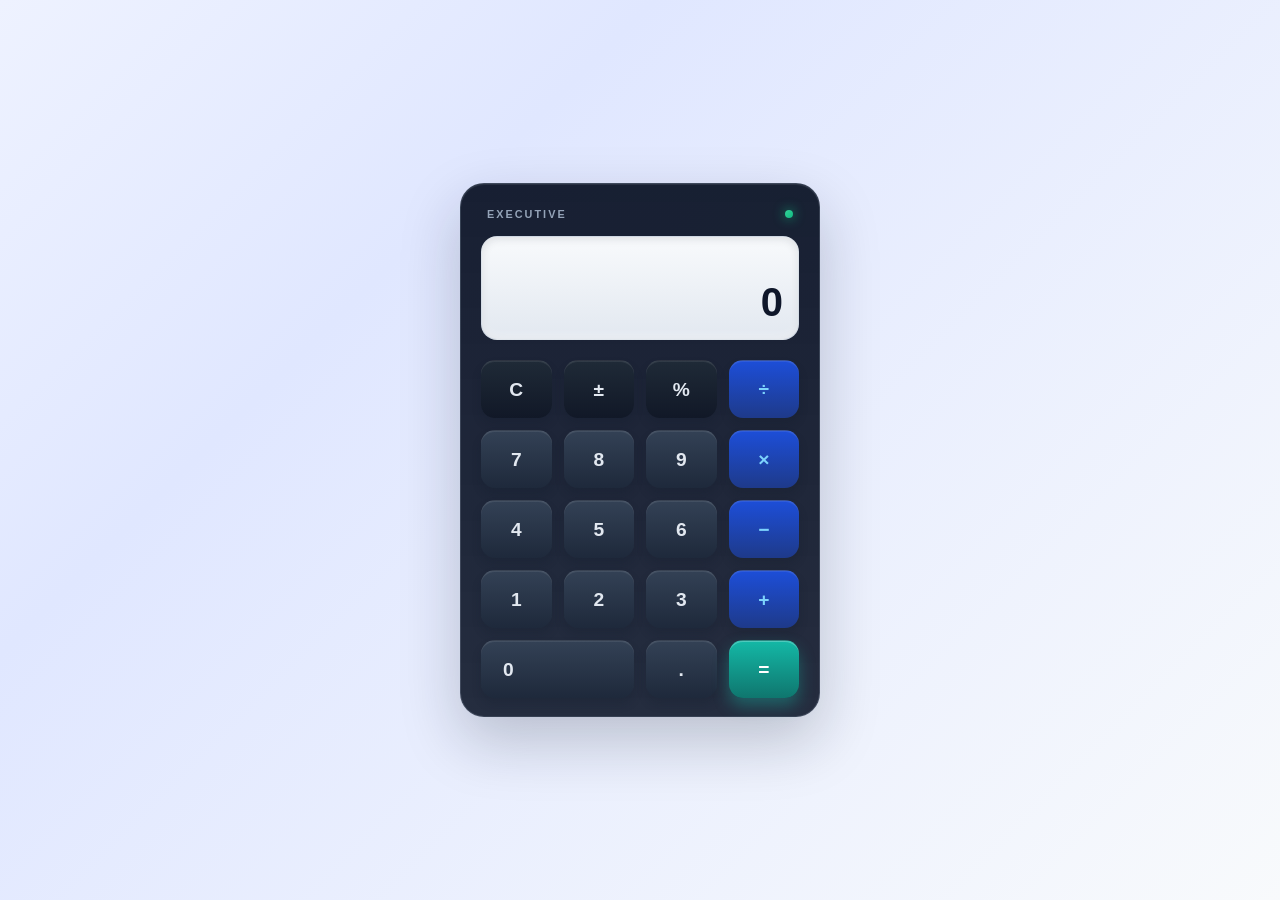
<file: labtask1-calculator/index.html>
<!DOCTYPE html>
<html lang="en">
<head>
  <meta charset="UTF-8" />
  <meta name="viewport" content="width=device-width, initial-scale=1.0"/>
  <title>Professional Executive Calculator</title>
  <link rel="stylesheet" href="style.css" />
</head>
<body>

  <div class="calculator">
    <!-- Header Badge -->
    <div class="calc-header">
      <span class="brand-title">EXECUTIVE</span>
      <span class="status-indicator"></span>
    </div>

    <!-- Display Screen -->
    <div class="display">
      <div class="previous-operand"></div>
      <div class="current-operand">0</div>
    </div>

    <!-- Keypad Grid -->
    <div class="keypad">
      <button class="btn btn-function">C</button>
      <button class="btn btn-function">±</button>
      <button class="btn btn-function">%</button>
      <button class="btn btn-operator">÷</button>

      <button class="btn">7</button>
      <button class="btn">8</button>
      <button class="btn">9</button>
      <button class="btn btn-operator">×</button>

      <button class="btn">4</button>
      <button class="btn">5</button>
      <button class="btn">6</button>
      <button class="btn btn-operator">−</button>

      <button class="btn">1</button>
      <button class="btn">2</button>
      <button class="btn">3</button>
      <button class="btn btn-operator">+</button>

      <button class="btn btn-zero">0</button>
      <button class="btn">.</button>
      <button class="btn btn-equals">=</button>
    </div>
  </div>

</body>
</html>
</file>
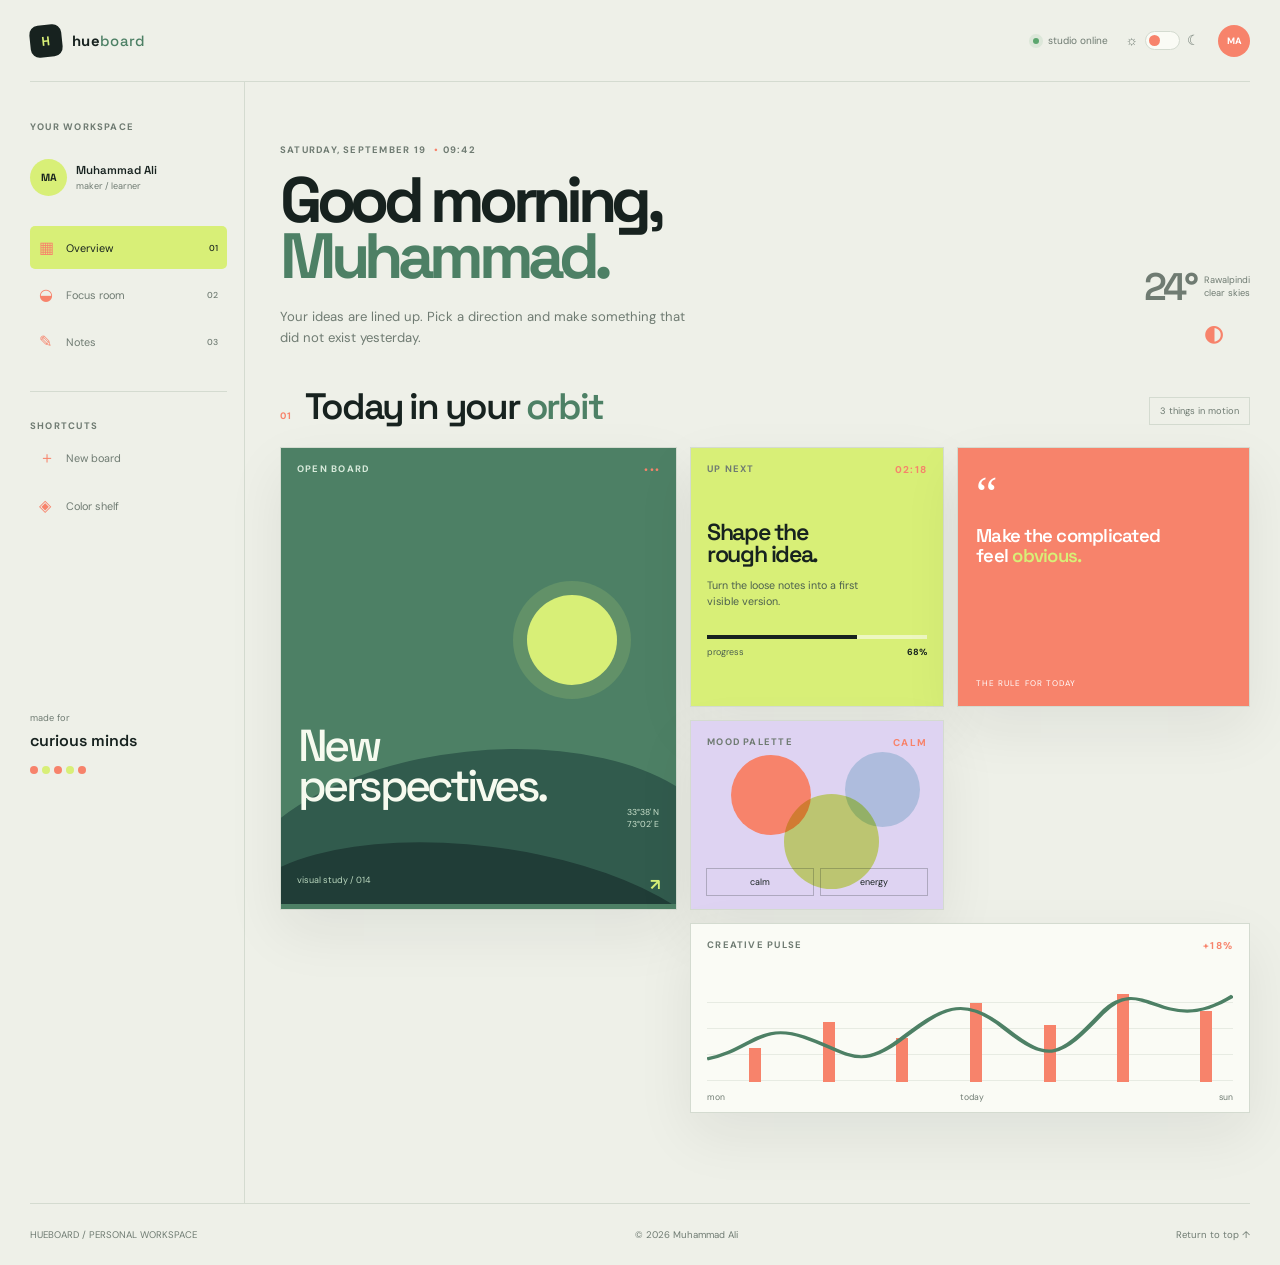
<file: Lab2/interestingUI/index.html>
<!DOCTYPE html>
<html lang="en">
<head>
    <meta charset="UTF-8">
    <meta name="viewport" content="width=device-width, initial-scale=1.0">
    <meta name="description" content="Hueboard, a CSS-only creative command center by Muhammad Ali.">
    <title>Hueboard | Muhammad Ali</title>
    <link rel="preconnect" href="https://fonts.googleapis.com">
    <link rel="preconnect" href="https://fonts.gstatic.com" crossorigin>
    <link href="https://fonts.googleapis.com/css2?family=DM+Sans:wght@400;500;600;700&family=Space+Grotesk:wght@500;600;700&display=swap" rel="stylesheet">
    <link rel="stylesheet" href="style.css">
</head>
<body>
    <input class="theme-check" id="theme-check" type="checkbox" aria-label="Toggle night mode">
    <input class="view-check" id="view-grid" name="view" type="radio" checked>
    <input class="view-check" id="view-focus" name="view" type="radio">
    <input class="view-check" id="view-notes" name="view" type="radio">
    <input class="mood-check" id="mood-calm" name="mood" type="radio" checked>
    <input class="mood-check" id="mood-energy" name="mood" type="radio">
    <div class="app">
        <header class="topbar"><a class="wordmark" href="#top"><span class="mark">H</span><span>hue<b>board</b></span></a><div class="top-meta"><span class="status"><i></i> studio online</span><label class="theme-button" for="theme-check"><span>☼</span><b></b><span>☾</span></label><span class="avatar">MA</span></div></header>
        <div class="workspace" id="top">
            <aside class="command-rail"><div class="rail-caption">Your workspace</div><div class="user-card"><div class="user-face">MA</div><div><strong>Muhammad Ali</strong><small>maker / learner</small></div></div><nav class="side-nav" aria-label="Workspace views"><label for="view-grid" class="selected"><span>▦</span> Overview <b>01</b></label><label for="view-focus"><span>◒</span> Focus room <b>02</b></label><label for="view-notes"><span>✎</span> Notes <b>03</b></label></nav><div class="rail-divider"></div><div class="rail-caption">Shortcuts</div><a class="rail-link" href="#canvas"><span>＋</span> New board</a><a class="rail-link" href="#palette"><span>◈</span> Color shelf</a><div class="rail-bottom"><span>made for</span><strong>curious minds</strong><div class="mini-dots"><i></i><i></i><i></i><i></i><i></i></div></div></aside>
            <main class="content"><section class="welcome"><div><p class="overline">Saturday, September 19 <span>•</span> 09:42</p><h1>Good morning,<br><em>Muhammad.</em></h1><p class="welcome-copy">Your ideas are lined up. Pick a direction and make something that did not exist yesterday.</p></div><div class="weather"><span>24°</span><small>Rawalpindi<br>clear skies</small><b>◐</b></div></section><section class="view-tabs" aria-label="Workspace views"><label for="view-grid">Overview</label><label for="view-focus">Focus room</label><label for="view-notes">Notes</label></section>
                <section class="view-panel overview-panel"><div class="section-bar"><div><span class="section-number">01</span><h2>Today in your <em>orbit</em></h2></div><span class="date-pill">3 things in motion</span></div><div class="board-grid" id="canvas"><article class="board-card primary-board"><div class="card-chrome"><span>OPEN BOARD</span><b>•••</b></div><div class="board-visual"><div class="sun-disc"></div><div class="terrain terrain-back"></div><div class="terrain terrain-front"></div><span class="board-coordinate">33°38' N<br>73°02' E</span><strong>New<br>perspectives.</strong></div><div class="board-footer"><span>visual study / 014</span><b>↗</b></div></article><article class="board-card task-board"><div class="card-chrome"><span>UP NEXT</span><b>02:18</b></div><h3>Shape the<br>rough idea.</h3><p>Turn the loose notes into a first visible version.</p><div class="task-meter"><i></i></div><div class="task-foot"><span>progress</span><b>68%</b></div></article><article class="board-card quote-board"><span class="quote-mark">“</span><p>Make the complicated<br>feel <em>obvious.</em></p><small>THE RULE FOR TODAY</small></article><article class="board-card palette-board" id="palette"><div class="card-chrome"><span>MOOD PALETTE</span><b>calm</b></div><div class="palette-orb orb-one"></div><div class="palette-orb orb-two"></div><div class="palette-orb orb-three"></div><div class="mood-controls"><label for="mood-calm">calm</label><label for="mood-energy">energy</label></div></article><article class="board-card graph-board"><div class="card-chrome"><span>CREATIVE PULSE</span><b>+18%</b></div><div class="graph"><i></i><i></i><i></i><i></i><i></i><i></i><i></i><svg viewBox="0 0 300 100" preserveAspectRatio="none" aria-hidden="true"><path d="M0,78 C25,70 30,43 55,57 S86,90 110,60 S145,16 170,49 S201,77 225,35 S260,60 300,18"></path></svg></div><div class="graph-labels"><span>mon</span><span>today</span><span>sun</span></div></article></div></section>
                <section class="view-panel focus-panel"><div class="focus-layout"><div><span class="section-number">02</span><h2>Clear desk.<br><em>Clear mind.</em></h2><p>One room for the work that deserves your whole attention.</p></div><div class="timer"><div><strong>42</strong><small>MINUTES<br>REMAINING</small></div><span>focus session / 03</span></div><div class="focus-list"><label><input type="checkbox" checked><span>Collect the loose pieces</span></label><label><input type="checkbox"><span>Find the central idea</span></label><label><input type="checkbox"><span>Make the first version</span></label></div></div></section>
                <section class="view-panel notes-panel"><div class="section-bar"><div><span class="section-number">03</span><h2>Little notes,<br><em>big sparks.</em></h2></div><span class="date-pill">3 saved notes</span></div><div class="note-stack"><details open><summary><span>01</span> Pay attention to the pause <b>−</b></summary><p>Whitespace is not empty. It gives the important things somewhere to breathe.</p></details><details><summary><span>02</span> Start with the useful part <b>+</b></summary><p>A beautiful interface still needs to help someone do something.</p></details><details><summary><span>03</span> Keep a little room for surprise <b>+</b></summary><p>The strongest details are often the ones you did not plan first.</p></details></div></section>
            </main>
        </div>
        <footer><span>HUEBOARD / PERSONAL WORKSPACE</span><span>© 2026 Muhammad Ali</span><a href="#top">Return to top ↑</a></footer>
    </div>
</body>
</html>
</file>
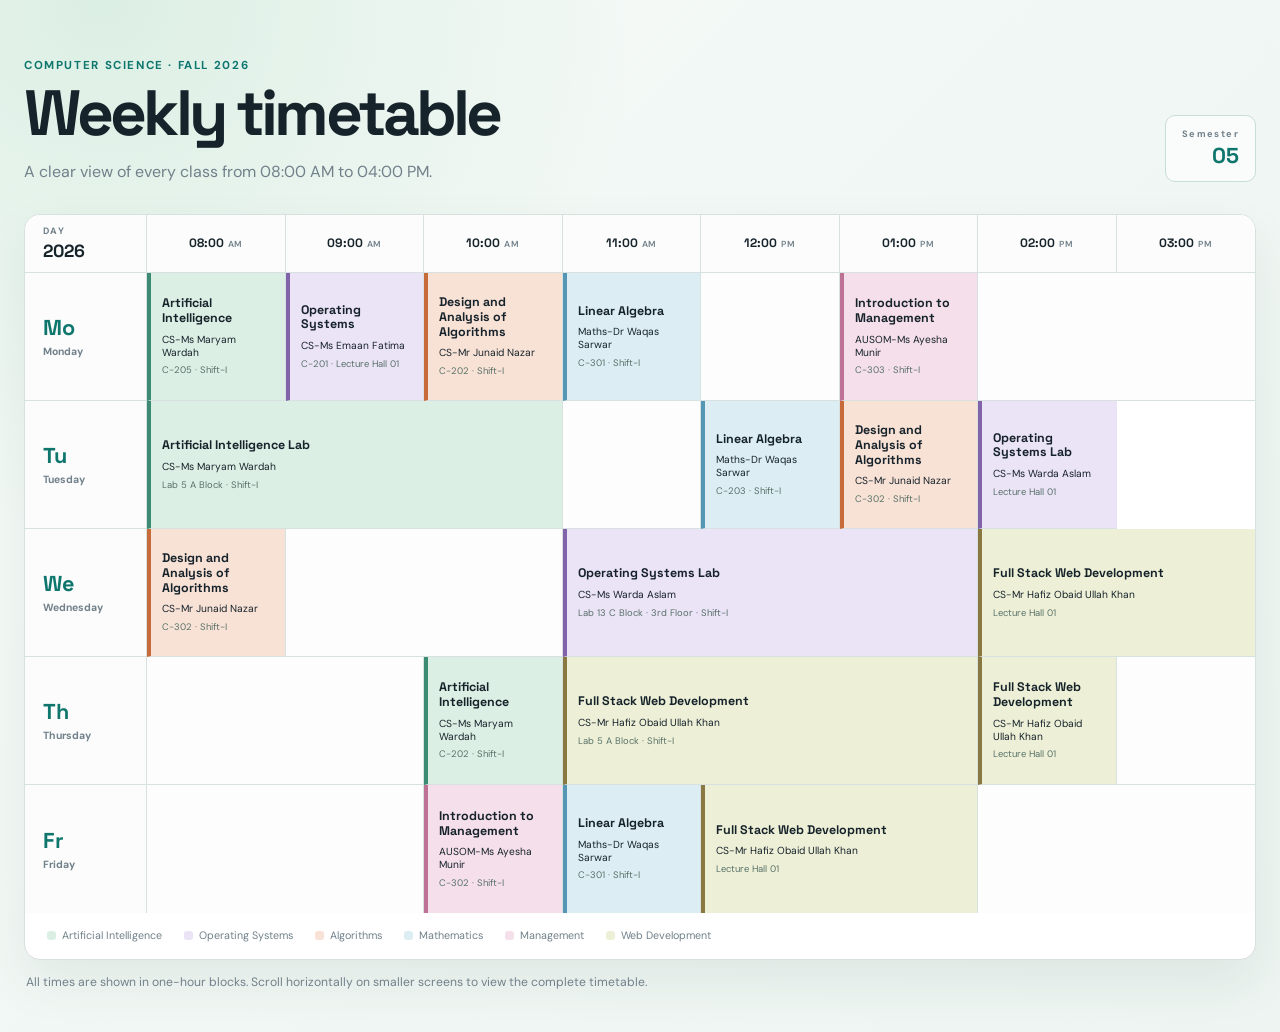
<file: Lab2/timetable/index.html>
<!DOCTYPE html>
<html lang="en">
<head>
    <meta charset="UTF-8">
    <meta name="viewport" content="width=device-width, initial-scale=1.0">
    <title>Weekly Class Timetable</title>
    <link rel="preconnect" href="https://fonts.googleapis.com">
    <link rel="preconnect" href="https://fonts.gstatic.com" crossorigin>
    <link href="https://fonts.googleapis.com/css2?family=DM+Sans:wght@400;500;600;700&family=Space+Grotesk:wght@500;600;700&display=swap" rel="stylesheet">
    <link rel="stylesheet" href="style.css">
</head>
<body>
    <main class="page-shell">
        <header class="page-header">
            <div>
                <p class="eyebrow">Computer Science · Fall 2026</p>
                <h1>Weekly timetable</h1>
                <p class="subtitle">A clear view of every class from 08:00 AM to 04:00 PM.</p>
            </div>
            <div class="header-mark"><span>Semester</span><strong>05</strong></div>
        </header>

        <section class="timetable-card" aria-label="Weekly class timetable">
            <div class="table-scroll">
                <table class="timetable">
                    <colgroup><col class="day-column"><col span="8"></colgroup>
                    <thead>
                        <tr>
                            <th class="corner"><span>DAY</span><strong>2026</strong></th>
                            <th>08:00<small>AM</small></th>
                            <th>09:00<small>AM</small></th>
                            <th>10:00<small>AM</small></th>
                            <th>11:00<small>AM</small></th>
                            <th>12:00<small>PM</small></th>
                            <th>01:00<small>PM</small></th>
                            <th>02:00<small>PM</small></th>
                            <th>03:00<small>PM</small></th>
                        </tr>
                    </thead>
                    <tbody>
                        <tr>
                            <th class="day"><strong>Mo</strong><span>Monday</span></th>
                            <td class="class ai"><strong>Artificial Intelligence</strong><small>CS-Ms Maryam Wardah</small><em>C-205 · Shift-I</em></td>
                            <td class="class os"><strong>Operating Systems</strong><small>CS-Ms Emaan Fatima</small><em>C-201 · Lecture Hall 01</em></td>
                            <td class="class daa"><strong>Design and Analysis of Algorithms</strong><small>CS-Mr Junaid Nazar</small><em>C-202 · Shift-I</em></td>
                            <td class="class algebra"><strong>Linear Algebra</strong><small>Maths-Dr Waqas Sarwar</small><em>C-301 · Shift-I</em></td>
                            <td class="empty"></td>
                            <td class="class management"><strong>Introduction to Management</strong><small>AUSOM-Ms Ayesha Munir</small><em>C-303 · Shift-I</em></td>
                            <td class="empty" colspan="2"></td>
                        </tr>
                        <tr>
                            <th class="day"><strong>Tu</strong><span>Tuesday</span></th>
                            <td class="class ai" colspan="3"><strong>Artificial Intelligence Lab</strong><small>CS-Ms Maryam Wardah</small><em>Lab 5 A Block · Shift-I</em></td>
                            <td class="empty"></td>
                            <td class="class algebra"><strong>Linear Algebra</strong><small>Maths-Dr Waqas Sarwar</small><em>C-203 · Shift-I</em></td>
                            <td class="class daa"><strong>Design and Analysis of Algorithms</strong><small>CS-Mr Junaid Nazar</small><em>C-302 · Shift-I</em></td>
                            <td class="class os"><strong>Operating Systems Lab</strong><small>CS-Ms Warda Aslam</small><em>Lecture Hall 01</em></td>
                        </tr>
                        <tr>
                            <th class="day"><strong>We</strong><span>Wednesday</span></th>
                            <td class="class daa"><strong>Design and Analysis of Algorithms</strong><small>CS-Mr Junaid Nazar</small><em>C-302 · Shift-I</em></td>
                            <td class="empty" colspan="2"></td>
                            <td class="class os" colspan="3"><strong>Operating Systems Lab</strong><small>CS-Ms Warda Aslam</small><em>Lab 13 C Block · 3rd Floor · Shift-I</em></td>
                            <td class="class fswd" colspan="2"><strong>Full Stack Web Development</strong><small>CS-Mr Hafiz Obaid Ullah Khan</small><em>Lecture Hall 01</em></td>
                        </tr>
                        <tr>
                            <th class="day"><strong>Th</strong><span>Thursday</span></th>
                            <td class="empty" colspan="2"></td>
                            <td class="class ai"><strong>Artificial Intelligence</strong><small>CS-Ms Maryam Wardah</small><em>C-202 · Shift-I</em></td>
                            <td class="class fswd" colspan="3"><strong>Full Stack Web Development</strong><small>CS-Mr Hafiz Obaid Ullah Khan</small><em>Lab 5 A Block · Shift-I</em></td>
                            <td class="class fswd"><strong>Full Stack Web Development</strong><small>CS-Mr Hafiz Obaid Ullah Khan</small><em>Lecture Hall 01</em></td>
                            <td class="empty"></td>
                        </tr>
                        <tr>
                            <th class="day"><strong>Fr</strong><span>Friday</span></th>
                            <td class="empty" colspan="2"></td>
                            <td class="class management"><strong>Introduction to Management</strong><small>AUSOM-Ms Ayesha Munir</small><em>C-302 · Shift-I</em></td>
                            <td class="class algebra"><strong>Linear Algebra</strong><small>Maths-Dr Waqas Sarwar</small><em>C-301 · Shift-I</em></td>
                            <td class="class fswd" colspan="2"><strong>Full Stack Web Development</strong><small>CS-Mr Hafiz Obaid Ullah Khan</small><em>Lecture Hall 01</em></td>
                            <td class="empty" colspan="2"></td>
                        </tr>
                    </tbody>
                </table>
            </div>
            <footer class="legend"><span><i class="swatch ai"></i>Artificial Intelligence</span><span><i class="swatch os"></i>Operating Systems</span><span><i class="swatch daa"></i>Algorithms</span><span><i class="swatch algebra"></i>Mathematics</span><span><i class="swatch management"></i>Management</span><span><i class="swatch fswd"></i>Web Development</span></footer>
        </section>
        <p class="note">All times are shown in one-hour blocks. Scroll horizontally on smaller screens to view the complete timetable.</p>
    </main>
</body>
</html>
</file>
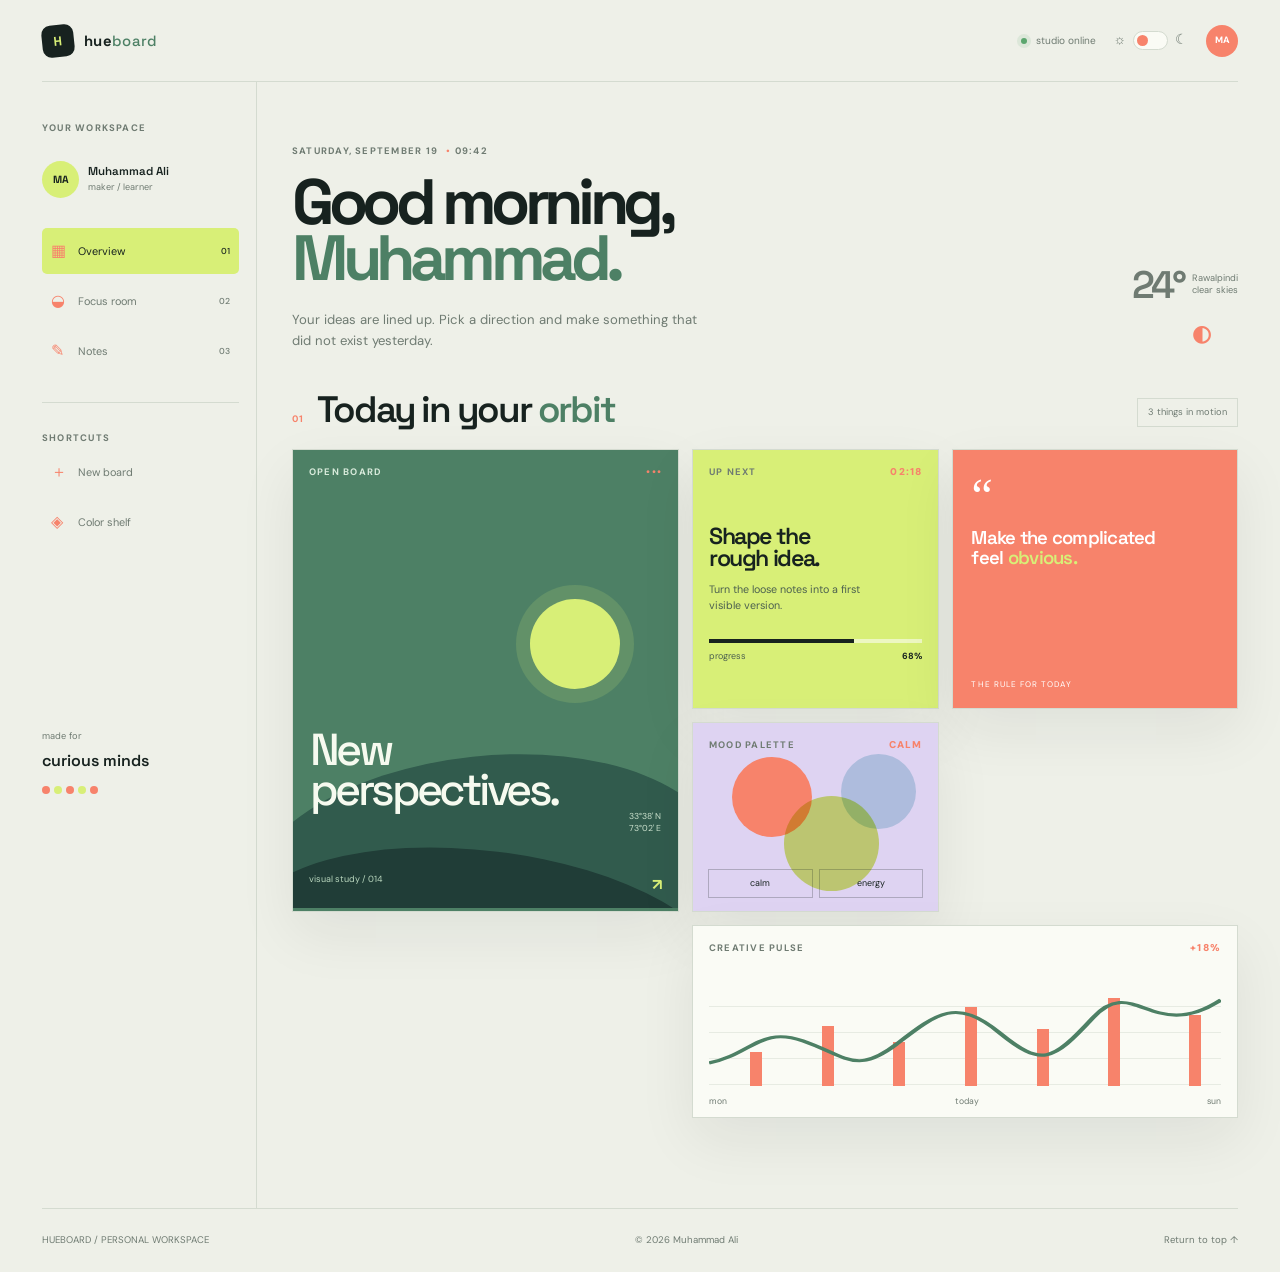
<file: Lab3_Bootstrap/interestingUI/index.html>
<!DOCTYPE html>
<html lang="en">
<head>
    <meta charset="UTF-8">
    <meta name="viewport" content="width=device-width, initial-scale=1.0">
    <meta name="description" content="Hueboard, a CSS-only creative command center by Muhammad Ali.">
    <title>Hueboard | Muhammad Ali</title>
    <link rel="preconnect" href="https://fonts.googleapis.com">
    <link rel="preconnect" href="https://fonts.gstatic.com" crossorigin>
    <link href="https://fonts.googleapis.com/css2?family=DM+Sans:wght@400;500;600;700&family=Space+Grotesk:wght@500;600;700&display=swap" rel="stylesheet">
    <link rel="stylesheet" href="style.css">
</head>
<body>
    <input class="theme-check" id="theme-check" type="checkbox" aria-label="Toggle night mode">
    <input class="view-check" id="view-grid" name="view" type="radio" checked>
    <input class="view-check" id="view-focus" name="view" type="radio">
    <input class="view-check" id="view-notes" name="view" type="radio">
    <input class="mood-check" id="mood-calm" name="mood" type="radio" checked>
    <input class="mood-check" id="mood-energy" name="mood" type="radio">
    <div class="app container-fluid">
        <header class="topbar"><a class="wordmark" href="#top"><span class="mark">H</span><span>hue<b>board</b></span></a><div class="top-meta"><span class="status"><i></i> studio online</span><label class="theme-button" for="theme-check"><span>☼</span><b></b><span>☾</span></label><span class="avatar">MA</span></div></header>
        <div class="workspace" id="top">
            <aside class="command-rail"><div class="rail-caption">Your workspace</div><div class="user-card"><div class="user-face">MA</div><div><strong>Muhammad Ali</strong><small>maker / learner</small></div></div><nav class="side-nav" aria-label="Workspace views"><label for="view-grid" class="selected"><span>▦</span> Overview <b>01</b></label><label for="view-focus"><span>◒</span> Focus room <b>02</b></label><label for="view-notes"><span>✎</span> Notes <b>03</b></label></nav><div class="rail-divider"></div><div class="rail-caption">Shortcuts</div><a class="rail-link" href="#canvas"><span>＋</span> New board</a><a class="rail-link" href="#palette"><span>◈</span> Color shelf</a><div class="rail-bottom"><span>made for</span><strong>curious minds</strong><div class="mini-dots"><i></i><i></i><i></i><i></i><i></i></div></div></aside>
            <main class="content"><section class="welcome"><div><p class="overline">Saturday, September 19 <span>•</span> 09:42</p><h1>Good morning,<br><em>Muhammad.</em></h1><p class="welcome-copy">Your ideas are lined up. Pick a direction and make something that did not exist yesterday.</p></div><div class="weather"><span>24°</span><small>Rawalpindi<br>clear skies</small><b>◐</b></div></section><section class="view-tabs" aria-label="Workspace views"><label for="view-grid">Overview</label><label for="view-focus">Focus room</label><label for="view-notes">Notes</label></section>
                <section class="view-panel overview-panel"><div class="section-bar"><div><span class="section-number">01</span><h2>Today in your <em>orbit</em></h2></div><span class="date-pill">3 things in motion</span></div><div class="board-grid" id="canvas"><article class="board-card primary-board"><div class="card-chrome"><span>OPEN BOARD</span><b>•••</b></div><div class="board-visual"><div class="sun-disc"></div><div class="terrain terrain-back"></div><div class="terrain terrain-front"></div><span class="board-coordinate">33°38' N<br>73°02' E</span><strong>New<br>perspectives.</strong></div><div class="board-footer"><span>visual study / 014</span><b>↗</b></div></article><article class="board-card task-board"><div class="card-chrome"><span>UP NEXT</span><b>02:18</b></div><h3>Shape the<br>rough idea.</h3><p>Turn the loose notes into a first visible version.</p><div class="task-meter"><i></i></div><div class="task-foot"><span>progress</span><b>68%</b></div></article><article class="board-card quote-board"><span class="quote-mark">“</span><p>Make the complicated<br>feel <em>obvious.</em></p><small>THE RULE FOR TODAY</small></article><article class="board-card palette-board" id="palette"><div class="card-chrome"><span>MOOD PALETTE</span><b>calm</b></div><div class="palette-orb orb-one"></div><div class="palette-orb orb-two"></div><div class="palette-orb orb-three"></div><div class="mood-controls"><label for="mood-calm">calm</label><label for="mood-energy">energy</label></div></article><article class="board-card graph-board"><div class="card-chrome"><span>CREATIVE PULSE</span><b>+18%</b></div><div class="graph"><i></i><i></i><i></i><i></i><i></i><i></i><i></i><svg viewBox="0 0 300 100" preserveAspectRatio="none" aria-hidden="true"><path d="M0,78 C25,70 30,43 55,57 S86,90 110,60 S145,16 170,49 S201,77 225,35 S260,60 300,18"></path></svg></div><div class="graph-labels"><span>mon</span><span>today</span><span>sun</span></div></article></div></section>
                <section class="view-panel focus-panel"><div class="focus-layout"><div><span class="section-number">02</span><h2>Clear desk.<br><em>Clear mind.</em></h2><p>One room for the work that deserves your whole attention.</p></div><div class="timer"><div><strong>42</strong><small>MINUTES<br>REMAINING</small></div><span>focus session / 03</span></div><div class="focus-list"><label><input type="checkbox" checked><span>Collect the loose pieces</span></label><label><input type="checkbox"><span>Find the central idea</span></label><label><input type="checkbox"><span>Make the first version</span></label></div></div></section>
                <section class="view-panel notes-panel"><div class="section-bar"><div><span class="section-number">03</span><h2>Little notes,<br><em>big sparks.</em></h2></div><span class="date-pill">3 saved notes</span></div><div class="note-stack"><details open><summary><span>01</span> Pay attention to the pause <b>−</b></summary><p>Whitespace is not empty. It gives the important things somewhere to breathe.</p></details><details><summary><span>02</span> Start with the useful part <b>+</b></summary><p>A beautiful interface still needs to help someone do something.</p></details><details><summary><span>03</span> Keep a little room for surprise <b>+</b></summary><p>The strongest details are often the ones you did not plan first.</p></details></div></section>
            </main>
        </div>
        <footer><span>HUEBOARD / PERSONAL WORKSPACE</span><span>© 2026 Muhammad Ali</span><a href="#top">Return to top ↑</a></footer>
    </div>
    <script src="https://cdn.jsdelivr.net/npm/bootstrap@5.3.3/dist/js/bootstrap.bundle.min.js"></script>
</body>
</html>
</file>
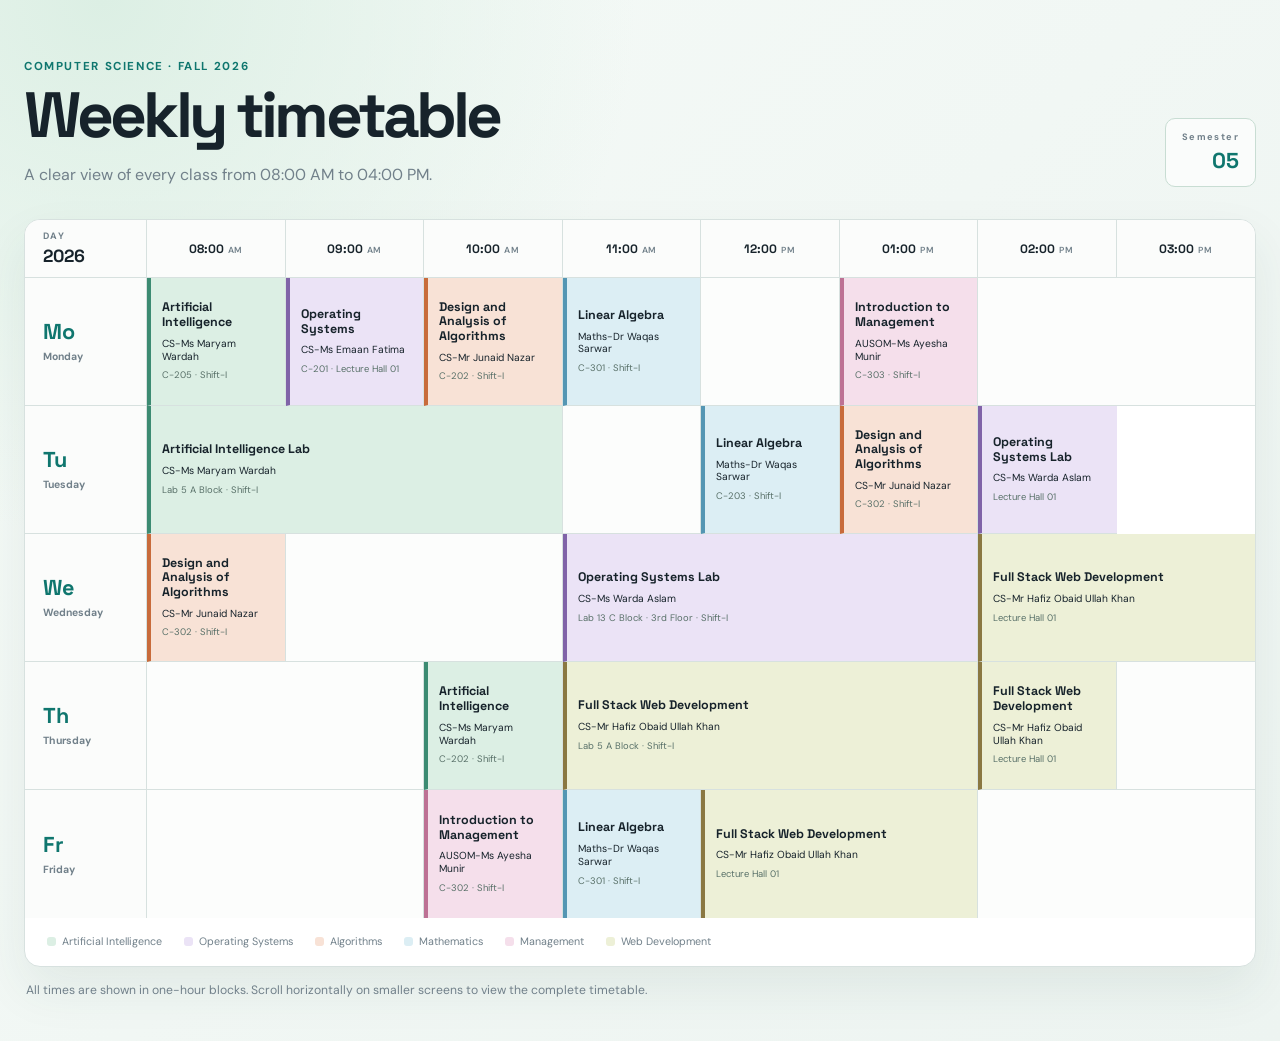
<file: Lab3_Bootstrap/timetable/index.html>
<!DOCTYPE html>
<html lang="en">
<head>
    <meta charset="UTF-8">
    <meta name="viewport" content="width=device-width, initial-scale=1.0">
    <title>Weekly Class Timetable</title>
    <link rel="preconnect" href="https://fonts.googleapis.com">
    <link rel="preconnect" href="https://fonts.gstatic.com" crossorigin>
    <link href="https://fonts.googleapis.com/css2?family=DM+Sans:wght@400;500;600;700&family=Space+Grotesk:wght@500;600;700&display=swap" rel="stylesheet">
    <link rel="stylesheet" href="style.css">
</head>
<body>
    <main class="page-shell container-fluid">
        <header class="page-header">
            <div>
                <p class="eyebrow">Computer Science · Fall 2026</p>
                <h1>Weekly timetable</h1>
                <p class="subtitle">A clear view of every class from 08:00 AM to 04:00 PM.</p>
            </div>
            <div class="header-mark"><span>Semester</span><strong>05</strong></div>
        </header>

        <section class="timetable-card" aria-label="Weekly class timetable">
            <div class="table-scroll">
                <table class="timetable">
                    <colgroup><col class="day-column"><col span="8"></colgroup>
                    <thead>
                        <tr>
                            <th class="corner"><span>DAY</span><strong>2026</strong></th>
                            <th>08:00<small>AM</small></th>
                            <th>09:00<small>AM</small></th>
                            <th>10:00<small>AM</small></th>
                            <th>11:00<small>AM</small></th>
                            <th>12:00<small>PM</small></th>
                            <th>01:00<small>PM</small></th>
                            <th>02:00<small>PM</small></th>
                            <th>03:00<small>PM</small></th>
                        </tr>
                    </thead>
                    <tbody>
                        <tr>
                            <th class="day"><strong>Mo</strong><span>Monday</span></th>
                            <td class="class ai"><strong>Artificial Intelligence</strong><small>CS-Ms Maryam Wardah</small><em>C-205 · Shift-I</em></td>
                            <td class="class os"><strong>Operating Systems</strong><small>CS-Ms Emaan Fatima</small><em>C-201 · Lecture Hall 01</em></td>
                            <td class="class daa"><strong>Design and Analysis of Algorithms</strong><small>CS-Mr Junaid Nazar</small><em>C-202 · Shift-I</em></td>
                            <td class="class algebra"><strong>Linear Algebra</strong><small>Maths-Dr Waqas Sarwar</small><em>C-301 · Shift-I</em></td>
                            <td class="empty"></td>
                            <td class="class management"><strong>Introduction to Management</strong><small>AUSOM-Ms Ayesha Munir</small><em>C-303 · Shift-I</em></td>
                            <td class="empty" colspan="2"></td>
                        </tr>
                        <tr>
                            <th class="day"><strong>Tu</strong><span>Tuesday</span></th>
                            <td class="class ai" colspan="3"><strong>Artificial Intelligence Lab</strong><small>CS-Ms Maryam Wardah</small><em>Lab 5 A Block · Shift-I</em></td>
                            <td class="empty"></td>
                            <td class="class algebra"><strong>Linear Algebra</strong><small>Maths-Dr Waqas Sarwar</small><em>C-203 · Shift-I</em></td>
                            <td class="class daa"><strong>Design and Analysis of Algorithms</strong><small>CS-Mr Junaid Nazar</small><em>C-302 · Shift-I</em></td>
                            <td class="class os"><strong>Operating Systems Lab</strong><small>CS-Ms Warda Aslam</small><em>Lecture Hall 01</em></td>
                        </tr>
                        <tr>
                            <th class="day"><strong>We</strong><span>Wednesday</span></th>
                            <td class="class daa"><strong>Design and Analysis of Algorithms</strong><small>CS-Mr Junaid Nazar</small><em>C-302 · Shift-I</em></td>
                            <td class="empty" colspan="2"></td>
                            <td class="class os" colspan="3"><strong>Operating Systems Lab</strong><small>CS-Ms Warda Aslam</small><em>Lab 13 C Block · 3rd Floor · Shift-I</em></td>
                            <td class="class fswd" colspan="2"><strong>Full Stack Web Development</strong><small>CS-Mr Hafiz Obaid Ullah Khan</small><em>Lecture Hall 01</em></td>
                        </tr>
                        <tr>
                            <th class="day"><strong>Th</strong><span>Thursday</span></th>
                            <td class="empty" colspan="2"></td>
                            <td class="class ai"><strong>Artificial Intelligence</strong><small>CS-Ms Maryam Wardah</small><em>C-202 · Shift-I</em></td>
                            <td class="class fswd" colspan="3"><strong>Full Stack Web Development</strong><small>CS-Mr Hafiz Obaid Ullah Khan</small><em>Lab 5 A Block · Shift-I</em></td>
                            <td class="class fswd"><strong>Full Stack Web Development</strong><small>CS-Mr Hafiz Obaid Ullah Khan</small><em>Lecture Hall 01</em></td>
                            <td class="empty"></td>
                        </tr>
                        <tr>
                            <th class="day"><strong>Fr</strong><span>Friday</span></th>
                            <td class="empty" colspan="2"></td>
                            <td class="class management"><strong>Introduction to Management</strong><small>AUSOM-Ms Ayesha Munir</small><em>C-302 · Shift-I</em></td>
                            <td class="class algebra"><strong>Linear Algebra</strong><small>Maths-Dr Waqas Sarwar</small><em>C-301 · Shift-I</em></td>
                            <td class="class fswd" colspan="2"><strong>Full Stack Web Development</strong><small>CS-Mr Hafiz Obaid Ullah Khan</small><em>Lecture Hall 01</em></td>
                            <td class="empty" colspan="2"></td>
                        </tr>
                    </tbody>
                </table>
            </div>
            <footer class="legend"><span><i class="swatch ai"></i>Artificial Intelligence</span><span><i class="swatch os"></i>Operating Systems</span><span><i class="swatch daa"></i>Algorithms</span><span><i class="swatch algebra"></i>Mathematics</span><span><i class="swatch management"></i>Management</span><span><i class="swatch fswd"></i>Web Development</span></footer>
        </section>
        <p class="note">All times are shown in one-hour blocks. Scroll horizontally on smaller screens to view the complete timetable.</p>
    </main>
    <script src="https://cdn.jsdelivr.net/npm/bootstrap@5.3.3/dist/js/bootstrap.bundle.min.js"></script>
</body>
</html>
</file>
<file: labtask1-calculator/style.css>
/* Reset & Typography */
* {
  box-sizing: border-box;
  margin: 0;
  padding: 0;
  font-family: -apple-system, BlinkMacSystemFont, "SF Pro Display", "Inter", "Segoe UI", Roboto, sans-serif;
  user-select: none;
}

body {
  min-height: 100vh;
  display: flex;
  justify-content: center;
  align-items: center;
  background: linear-gradient(135deg, #eef2ff 0%, #e0e7ff 30%, #f8fafc 100%);
  padding: 24px;
}

/* Main Calculator Container */
.calculator {
  width: 360px;
  padding: 22px 20px 18px;
  border-radius: 24px;
  background: linear-gradient(180deg, rgba(15, 23, 42, 0.96) 0%, rgba(15, 23, 42, 0.9) 100%);
  border: 1px solid rgba(148, 163, 184, 0.25);
  box-shadow: 0 24px 60px rgba(15, 23, 42, 0.22), inset 0 1px 0 rgba(255,255,255,0.08);
}

/* Header Badge */
.calc-header {
  display: flex;
  justify-content: space-between;
  align-items: center;
  padding: 2px 6px 16px;
}

.brand-title {
  font-size: 0.68rem;
  font-weight: 700;
  letter-spacing: 2px;
  color: #94a3b8;
  text-transform: uppercase;
}

.status-indicator {
  width: 8px;
  height: 8px;
  background: linear-gradient(135deg, #34d399, #10b981);
  border-radius: 50%;
  box-shadow: 0 0 12px rgba(16, 185, 129, 0.9);
}

/* Display */
.display {
  background: linear-gradient(180deg, #f8fafc 0%, #e2e8f0 100%);
  border-radius: 16px;
  padding: 18px 16px 14px;
  margin-bottom: 20px;
  text-align: right;
  border: 1px solid rgba(148, 163, 184, 0.25);
  box-shadow: inset 0 2px 8px rgba(15, 23, 42, 0.12), inset 0 -2px 8px rgba(255,255,255,0.7);
}

.previous-operand {
  color: #64748b;
  font-size: 0.82rem;
  font-weight: 500;
  min-height: 1.1rem;
  margin-bottom: 8px;
  letter-spacing: 0.4px;
}

.current-operand {
  color: #0f172a;
  font-size: 2.5rem;
  font-weight: 600;
  letter-spacing: -1px;
  overflow: hidden;
  text-overflow: ellipsis;
}

/* Keypad Grid Layout */
.keypad {
  display: grid;
  grid-template-columns: repeat(4, 1fr);
  gap: 12px;
}

/* Buttons */
.btn {
  height: 58px;
  border: none;
  border-radius: 14px;
  font-size: 1.2rem;
  font-weight: 600;
  color: #e2e8f0;
  cursor: pointer;
  background: linear-gradient(180deg, #334155 0%, #1e293b 100%);
  border-top: 1px solid rgba(255, 255, 255, 0.12);
  box-shadow: 0 6px 10px rgba(15, 23, 42, 0.2), inset 0 1px 0 rgba(255,255,255,0.08);
  transition: transform 0.12s ease, box-shadow 0.12s ease, filter 0.12s ease;
}

.btn:hover {
  filter: brightness(1.08);
  transform: translateY(-1px);
}

.btn:active {
  transform: translateY(1px);
  box-shadow: 0 2px 6px rgba(15, 23, 42, 0.18), inset 0 2px 6px rgba(15, 23, 42, 0.35);
}

.btn-zero {
  grid-column: span 2;
  text-align: left;
  padding-left: 22px;
}

.btn-function {
  color: #e2e8f0;
  background: linear-gradient(180deg, #1f2a37 0%, #111827 100%);
}

.btn-operator {
  color: #7dd3fc;
  background: linear-gradient(180deg, #1d4ed8 0%, #1e3a8a 100%);
}

.btn-operator:hover {
  color: white;
  background: linear-gradient(180deg, #2563eb 0%, #1d4ed8 100%);
}

.btn-equals {
  color: #ffffff;
  background: linear-gradient(180deg, #14b8a6 0%, #0f766e 100%);
  box-shadow: 0 8px 16px rgba(20, 184, 166, 0.38), inset 0 1px 0 rgba(255,255,255,0.25);
}

.btn-equals:hover {
  background: linear-gradient(180deg, #2dd4bf 0%, #0f766e 100%);
}
</file>
<file: Lab2/interestingUI/style.css>
@layer reset, tokens, base, layout, components, states, responsive;
@layer reset { *, *::before, *::after { box-sizing: border-box; } html { scroll-behavior: smooth; } body, h1, h2, h3, p { margin: 0; } a, label, button { font: inherit; } }
@layer tokens { :root { --ink: #17221f; --muted: #6f7b72; --paper: #eef0e8; --surface: #fafbf5; --line: #d4dbd0; --lime: #d8ef77; --coral: #f7836b; --blue: #c8e4e9; --lavender: #ded3f2; --green: #4d8065; --shadow: 0 22px 55px #17221f12; } .theme-check:checked ~ .app { --ink: #f1f4ec; --muted: #a5b4a8; --paper: #151d1a; --surface: #202a26; --line: #3b4842; --shadow: 0 22px 55px #00000042; } }
@layer base { body { min-height: 100vh; background: var(--paper); color: var(--ink); font-family: 'DM Sans', sans-serif; transition: background .35s ease; } body:has(.theme-check:checked) { background: #151d1a; } a { color: inherit; text-decoration: none; } .app { min-height: 100vh; background: var(--paper); color: var(--ink); transition: background .35s ease, color .35s ease; } .theme-check, .view-check, .mood-check { position: fixed; width: 1px; height: 1px; opacity: 0; pointer-events: none; } ::selection { background: var(--lime); color: #17221f; } }
@layer layout { .app { width: min(1440px, calc(100% - 60px)); margin-inline: auto; } .topbar { display: flex; align-items: center; justify-content: space-between; min-height: 82px; border-bottom: 1px solid var(--line); } .workspace { display: grid; grid-template-columns: 215px minmax(0, 1fr); gap: 35px; } .content { min-width: 0; padding: 62px 0 90px; } .welcome { display: flex; align-items: end; justify-content: space-between; gap: 25px; padding-bottom: 42px; } .board-grid { display: grid; grid-template-columns: 1.22fr .78fr .9fr; grid-template-rows: 260px 190px; gap: 13px; } .primary-board { grid-row: span 2; } .focus-panel, .notes-panel { display: none; } footer { display: flex; justify-content: space-between; gap: 20px; border-top: 1px solid var(--line); padding: 24px 0; } }
@layer components { .wordmark { display: flex; align-items: center; gap: 10px; font: 700 .93rem 'Space Grotesk', sans-serif; letter-spacing: .02em; }.wordmark b { color: var(--green); font-weight: 500; }.mark { display: grid; width: 32px; height: 32px; place-items: center; border-radius: 9px; background: var(--ink); color: var(--lime); font: 700 .8rem 'Space Grotesk', sans-serif; transform: rotate(-6deg); }.top-meta { display: flex; align-items: center; gap: 18px; }.status { color: var(--muted); font-size: .63rem; }.status i { display: inline-block; width: 6px; height: 6px; margin-right: 6px; border-radius: 50%; background: #5ca66e; box-shadow: 0 0 0 4px #5ca66e1f; }.theme-button { display: flex; align-items: center; gap: 7px; color: var(--muted); cursor: pointer; font-size: .85rem; }.theme-button b { position: relative; display: block; width: 35px; height: 19px; border: 1px solid var(--line); border-radius: 99px; background: var(--surface); }.theme-button b::after { position: absolute; top: 3px; left: 3px; width: 11px; height: 11px; border-radius: 50%; background: var(--coral); content: ''; transition: transform .25s ease; }.theme-check:checked ~ .app .theme-button b::after { transform: translateX(16px); }.theme-check:focus-visible ~ .app .theme-button { outline: 2px solid var(--coral); outline-offset: 4px; }.avatar { display: grid; width: 32px; height: 32px; place-items: center; border-radius: 50%; background: var(--coral); color: white; font-size: .58rem; font-weight: 700; }
.command-rail { min-height: 690px; padding: 39px 17px 22px 0; border-right: 1px solid var(--line); }.rail-caption, .card-chrome, .overline, .section-number { color: var(--muted); font-size: .59rem; font-weight: 700; letter-spacing: .13em; text-transform: uppercase; }.user-card { display: flex; align-items: center; gap: 9px; margin: 26px 0 30px; }.user-face { display: grid; width: 37px; height: 37px; place-items: center; border-radius: 50%; background: var(--lime); color: var(--ink); font: 700 .65rem 'Space Grotesk', sans-serif; }.user-card strong, .user-card small { display: block; }.user-card strong { font: 600 .72rem 'Space Grotesk', sans-serif; }.user-card small { margin-top: 3px; color: var(--muted); font-size: .57rem; }.side-nav { display: grid; gap: 4px; }.side-nav label, .rail-link { display: flex; align-items: center; gap: 10px; padding: 11px 9px; border-radius: 5px; color: var(--muted); cursor: pointer; font-size: .68rem; }.side-nav label:hover, .side-nav label.selected, .rail-link:hover { background: var(--lime); color: var(--ink); }.side-nav label span, .rail-link span { width: 17px; color: var(--coral); font-size: 1rem; }.side-nav label b { margin-left: auto; font-size: .54rem; font-weight: 500; }.rail-divider { margin: 28px 0; border-top: 1px solid var(--line); }.rail-link { margin-top: 4px; }.rail-bottom { margin-top: 185px; }.rail-bottom span, .rail-bottom strong { display: block; }.rail-bottom span { color: var(--muted); font-size: .58rem; }.rail-bottom strong { margin-top: 6px; font: 600 1rem 'Space Grotesk', sans-serif; }.mini-dots { display: flex; gap: 4px; margin-top: 15px; }.mini-dots i { width: 8px; height: 8px; border-radius: 50%; background: var(--coral); }.mini-dots i:nth-child(2n) { background: var(--lime); }
.welcome h1 { margin-top: 17px; font: 700 clamp(2.8rem, 5vw, 5.5rem)/.87 'Space Grotesk', sans-serif; letter-spacing: -.085em; }.welcome h1 em, h2 em { color: var(--green); font-style: normal; }.overline span { margin-left: 5px; color: var(--coral); }.welcome-copy { max-width: 410px; margin-top: 22px; color: var(--muted); font-size: .82rem; line-height: 1.6; }.weather { display: grid; grid-template-columns: auto auto; align-items: center; gap: 8px; color: var(--muted); }.weather > span { font: 600 2.4rem 'Space Grotesk', sans-serif; letter-spacing: -.08em; }.weather small { font-size: .58rem; line-height: 1.35; }.weather b { grid-column: 2; color: var(--coral); font-size: 1.4rem; }.section-bar { display: flex; align-items: end; justify-content: space-between; gap: 20px; margin-bottom: 22px; }.section-bar > div { display: flex; align-items: baseline; gap: 13px; }.section-bar h2, .focus-layout h2 { font: 600 clamp(1.55rem, 3vw, 2.3rem)/.95 'Space Grotesk', sans-serif; letter-spacing: -.06em; }.section-number { color: var(--coral); }.date-pill { padding: 7px 10px; border: 1px solid var(--line); color: var(--muted); font-size: .58rem; }.board-card { position: relative; overflow: hidden; border: 1px solid var(--line); background: var(--surface); box-shadow: var(--shadow); transition: transform .22s ease, box-shadow .22s ease; }.board-card:hover { box-shadow: 8px 9px 0 var(--lime); transform: translateY(-4px); }.card-chrome { display: flex; justify-content: space-between; padding: 15px 16px; }.card-chrome b { color: var(--coral); font-size: .62rem; }.primary-board { background: var(--green); color: #f6faef; }.primary-board .card-chrome { color: #d8eadb; }.board-visual { position: relative; height: calc(100% - 48px); overflow: hidden; }.sun-disc { position: absolute; top: 25%; right: 15%; width: 90px; height: 90px; border-radius: 50%; background: var(--lime); box-shadow: 0 0 0 14px #d8ef7726; }.terrain { position: absolute; right: -12%; bottom: -23%; left: -12%; height: 60%; border-radius: 50% 50% 0 0; background: #315b4d; transform: rotate(-6deg); }.terrain-front { bottom: -34%; height: 48%; background: #203d37; transform: rotate(7deg); }.board-visual strong { position: absolute; bottom: 24%; left: 17px; font: 500 clamp(2rem, 3.5vw, 3.1rem)/.88 'Space Grotesk', sans-serif; letter-spacing: -.08em; }.board-coordinate { position: absolute; right: 17px; bottom: 18%; color: #cce2ce; font-size: .54rem; line-height: 1.4; text-align: right; }.board-footer { position: absolute; right: 16px; bottom: 14px; left: 16px; display: flex; justify-content: space-between; color: #bad8bf; font-size: .56rem; }.board-footer b { color: var(--lime); font-size: 1rem; }.task-board { padding: 0 16px; background: var(--lime); }.task-board .card-chrome { margin-inline: -16px; }.task-board h3 { margin-top: 30px; font: 600 1.45rem/.95 'Space Grotesk', sans-serif; letter-spacing: -.06em; }.task-board p { max-width: 180px; margin-top: 12px; color: #4c604f; font-size: .67rem; line-height: 1.5; }.task-meter { height: 4px; margin-top: 25px; background: #ffffff8c; }.task-meter i { display: block; width: 68%; height: 100%; background: var(--ink); }.task-foot { display: flex; justify-content: space-between; margin-top: 7px; color: #4c604f; font-size: .56rem; }.task-foot b { color: var(--ink); }.quote-board { padding: 18px; background: var(--coral); color: white; }.quote-mark { font: 3rem Georgia, serif; }.quote-board p { margin-top: 5px; font: 600 1.16rem/1.05 'Space Grotesk', sans-serif; letter-spacing: -.04em; }.quote-board p em { color: var(--lime); font-style: normal; }.quote-board small { position: absolute; bottom: 17px; left: 18px; font-size: .51rem; letter-spacing: .13em; }.palette-board { background: var(--lavender); }.palette-orb { position: absolute; border-radius: 50%; }.orb-one { top: 34px; left: 16%; width: 80px; height: 80px; background: var(--coral); }.orb-two { top: 73px; left: 37%; width: 95px; height: 95px; background: var(--lime); mix-blend-mode: multiply; }.orb-three { top: 31px; right: 9%; width: 75px; height: 75px; background: var(--blue); mix-blend-mode: multiply; }.mood-controls { position: absolute; right: 15px; bottom: 13px; left: 15px; display: flex; gap: 6px; }.mood-controls label { flex: 1; padding: 7px; border: 1px solid #17221f3d; cursor: pointer; font-size: .56rem; text-align: center; }.mood-check:checked#toggle { background: red; }.mood-check# {
}
.graph-board { grid-column: 2 / -1; padding: 0 16px; }.graph-board .card-chrome { margin-inline: -16px; }.graph { position: relative; height: 105px; margin-top: 10px; background: repeating-linear-gradient(to bottom, transparent 0 25px, var(--line) 26px); }.graph > i { position: absolute; bottom: 0; width: 12px; background: var(--coral); }.graph > i:nth-child(1) { left: 8%; height: 33%; }.graph > i:nth-child(2) { left: 22%; height: 57%; }.graph > i:nth-child(3) { left: 36%; height: 42%; }.graph > i:nth-child(4) { left: 50%; height: 76%; }.graph > i:nth-child(5) { left: 64%; height: 55%; }.graph > i:nth-child(6) { left: 78%; height: 84%; }.graph > i:nth-child(7) { right: 4%; height: 68%; }.graph svg { position: absolute; inset: 0; width: 100%; height: 100%; }.graph path { fill: none; stroke: var(--green); stroke-width: 3; }.graph-labels { display: flex; justify-content: space-between; padding: 9px 0; color: var(--muted); font-size: .54rem; }
.focus-layout { display: grid; grid-template-columns: 1fr 1fr; gap: 45px; padding: 35px; border: 1px solid var(--line); background: var(--surface); box-shadow: var(--shadow); }.focus-layout > div:first-child p { max-width: 240px; margin-top: 20px; color: var(--muted); font-size: .78rem; line-height: 1.6; }.timer { display: grid; place-content: center; justify-items: center; border: 1px solid var(--line); border-radius: 50%; aspect-ratio: 1; background: var(--lime); }.timer strong { font: 700 4.3rem/.8 'Space Grotesk', sans-serif; letter-spacing: -.1em; }.timer small { display: block; margin-top: 12px; color: #53604f; font-size: .5rem; letter-spacing: .14em; }.timer > span { margin-top: 18px; color: #53604f; font-size: .55rem; }.focus-list { grid-column: 1 / -1; display: grid; grid-template-columns: repeat(3, 1fr); gap: 8px; }.focus-list label { display: flex; align-items: center; gap: 8px; padding: 12px; border: 1px solid var(--line); color: var(--muted); cursor: pointer; font-size: .68rem; }.focus-list input { accent-color: var(--coral); }.focus-list input:checked + span { color: var(--ink); text-decoration: line-through; }.note-stack { display: grid; gap: 8px; }.note-stack details { border-bottom: 1px solid var(--line); }.note-stack summary { display: grid; grid-template-columns: 35px 1fr 20px; align-items: center; padding: 18px 4px; cursor: pointer; list-style: none; font: 600 .9rem 'Space Grotesk', sans-serif; }.note-stack summary::-webkit-details-marker { display: none; }.note-stack summary span { color: var(--coral); font-size: .6rem; }.note-stack summary b { color: var(--green); font-size: 1.2rem; text-align: right; }.note-stack details[open] summary b { transform: rotate(45deg); }.note-stack details p { max-width: 520px; padding: 0 35px 19px; color: var(--muted); font-size: .75rem; line-height: 1.6; }footer { color: var(--muted); font-size: .6rem; }footer a:hover { color: var(--coral); }
}
@layer states { #view-focus:checked ~ .app .overview-panel, #view-notes:checked ~ .app .overview-panel { display: none; } #view-focus:checked ~ .app .focus-panel { display: block; } #view-notes:checked ~ .app .notes-panel { display: block; } #view-focus:checked ~ .app .side-nav label[for='view-focus'], #view-notes:checked ~ .app .side-nav label[for='view-notes'], #view-grid:checked ~ .app .side-nav label[for='view-grid'] { background: var(--lime); color: var(--ink); } #view-focus:checked ~ .app .view-tabs label[for='view-focus'], #view-notes:checked ~ .app .view-tabs label[for='view-notes'], #view-grid:checked ~ .app .view-tabs label[for='view-grid'] { color: var(--ink); border-color: var(--coral); } #mood-energy:checked ~ .app .palette-board { background: #f7c0a2; } #mood-energy:checked ~ .app .palette-board .orb-one { background: var(--blue); } #mood-energy:checked ~ .app .palette-board .orb-two { background: var(--coral); } #mood-energy:checked ~ .app .palette-board .orb-three { background: var(--lime); } }
@layer responsive { @media (max-width: 1050px) { .app { width: min(100% - 38px, 850px); }.workspace { grid-template-columns: 175px minmax(0, 1fr); gap: 24px; }.board-grid { grid-template-columns: 1fr 1fr; grid-template-rows: 270px 180px 180px; }.primary-board { grid-row: span 2; }.graph-board { grid-column: 1 / -1; }.rail-bottom { margin-top: 100px; } }
@media (max-width: 700px) { .app { width: min(100% - 26px, 540px); }.topbar { min-height: 72px; }.status { display: none; }.workspace { display: block; }.command-rail { min-height: 0; padding: 17px 0; border-right: 0; border-bottom: 1px solid var(--line); }.user-card, .rail-divider, .rail-caption, .rail-link, .rail-bottom { display: none; }.side-nav { grid-template-columns: repeat(3, 1fr); }.side-nav label { justify-content: center; padding: 9px 4px; font-size: .6rem; }.side-nav label b, .side-nav label span { display: none; }.content { padding: 40px 0 65px; }.welcome { align-items: start; flex-direction: column; padding-bottom: 34px; }.weather { margin-top: 5px; }.view-tabs { display: flex; }.board-grid { grid-template-columns: 1fr; grid-template-rows: auto; }.primary-board, .graph-board { grid-row: auto; grid-column: auto; min-height: 290px; }.task-board, .quote-board, .palette-board, .graph-board { min-height: 205px; }.section-bar { align-items: start; flex-direction: column; gap: 12px; }.focus-layout { grid-template-columns: 1fr; padding: 22px; }.timer { width: 210px; margin: auto; }.focus-list { grid-template-columns: 1fr; }footer { align-items: start; flex-direction: column; gap: 10px; } }
@media (min-width: 701px) { .view-tabs { display: none; } }
}

@layer components { .view-tabs { display: flex; gap: 6px; margin-bottom: 22px; border-bottom: 1px solid var(--line); }.view-tabs label { padding: 9px 13px; border-bottom: 2px solid transparent; color: var(--muted); cursor: pointer; font-size: .66rem; }.view-tabs label:hover { color: var(--ink); } }
</file>
<file: Lab2/timetable/style.css>
:root {
    --ink: #17232b;
    --muted: #71808a;
    --line: #d7e1df;
    --paper: #ffffff;
    --accent: #0f766e;
}

* { box-sizing: border-box; }

body {
    margin: 0;
    min-height: 100vh;
    color: var(--ink);
    background: radial-gradient(circle at 8% 0%, #dcefe4 0, transparent 34%), linear-gradient(135deg, #f5faf7, #edf4f1);
    font-family: 'DM Sans', sans-serif;
}

.page-shell { width: min(1500px, calc(100% - 48px)); margin: 0 auto; padding: 58px 0 42px; }
.page-header { display: flex; align-items: end; justify-content: space-between; gap: 24px; margin-bottom: 32px; }
.eyebrow { margin: 0 0 10px; color: var(--accent); font-size: .72rem; font-weight: 700; letter-spacing: .14em; text-transform: uppercase; }
h1 { margin: 0; font: 700 clamp(2.3rem, 5vw, 4.8rem)/.95 'Space Grotesk', sans-serif; letter-spacing: -.06em; }
.subtitle { margin: 17px 0 0; color: var(--muted); font-size: 1rem; }
.header-mark { min-width: 82px; padding: 12px 16px; border: 1px solid #c8ddd3; border-radius: 10px; background: #ffffffa8; text-align: right; }.header-mark span { display: block; color: var(--muted); font-size: .58rem; font-weight: 700; letter-spacing: .15em; }.header-mark strong { display: block; margin-top: 2px; color: var(--accent); font: 700 1.35rem 'Space Grotesk', sans-serif; }
.timetable-card { overflow: hidden; border: 1px solid var(--line); border-radius: 16px; background: var(--paper); box-shadow: 0 22px 50px #29483d14; }.table-scroll { overflow-x: auto; }
.timetable { width: 100%; min-width: 1080px; border-collapse: separate; border-spacing: 0; table-layout: fixed; }.day-column { width: 122px; }.timetable th, .timetable td { border-right: 1px solid var(--line); border-bottom: 1px solid var(--line); }.timetable tr > :last-child { border-right: 0; }.timetable tbody tr:last-child > * { border-bottom: 0; }
.timetable thead th { height: 58px; padding: 10px 7px; background: #fbfcfb; color: var(--ink); font: 700 .76rem 'Space Grotesk', sans-serif; text-align: center; vertical-align: middle; }.timetable thead th small { margin-left: 4px; color: var(--muted); font: 600 .55rem 'DM Sans', sans-serif; letter-spacing: .08em; }.timetable thead .corner { padding: 10px 18px; text-align: left; }.corner span { display: block; color: var(--muted); font: 700 .58rem 'DM Sans', sans-serif; letter-spacing: .15em; }.corner strong { display: block; margin-top: 3px; font: 700 1.1rem 'Space Grotesk', sans-serif; }
.timetable tbody tr { height: 128px; }.day { width: 122px; padding: 0 18px; background: #fbfcfb; text-align: left; vertical-align: middle; }.day strong { display: block; color: var(--accent); font: 700 1.35rem 'Space Grotesk', sans-serif; }.day span { display: block; margin-top: 4px; color: var(--muted); font-size: .65rem; }
.timetable td { padding: 8px 6px; background: #fff; vertical-align: middle; }.timetable td.class { position: relative; padding: 14px 11px; border-left: 4px solid; background-clip: padding-box; transition: filter .2s ease, transform .2s ease; }.timetable td.class:hover { z-index: 1; filter: brightness(.97); transform: translateY(-2px); }.class strong, .class small, .class em { display: block; }.class strong { font: 700 .78rem/1.18 'Space Grotesk', sans-serif; }.class small { margin-top: 8px; font-size: .64rem; line-height: 1.25; }.class em { margin-top: 5px; color: #587068; font-size: .59rem; font-style: normal; }.empty { background: #fcfdfc !important; }
.ai { border-left-color: #3c8b72 !important; background: #dcefe4 !important; }.os { border-left-color: #8063a8 !important; background: #ebe3f6 !important; }.daa { border-left-color: #c86b3b !important; background: #f8e2d6 !important; }.algebra { border-left-color: #5496b3 !important; background: #dceef4 !important; }.management { border-left-color: #bd7194 !important; background: #f5dfeb !important; }.fswd { border-left-color: #8a7842 !important; background: #edf0d7 !important; }
.legend { display: flex; flex-wrap: wrap; gap: 13px 22px; padding: 15px 22px 17px; color: var(--muted); font-size: .67rem; }.swatch { display: inline-block; width: 9px; height: 9px; margin-right: 6px; border-radius: 3px; vertical-align: -1px; }.swatch.ai { background: #3c8b72; }.swatch.os { background: #8063a8; }.swatch.daa { background: #c86b3b; }.swatch.algebra { background: #5496b3; }.swatch.management { background: #bd7194; }.swatch.fswd { background: #8a7842; }.note { margin: 14px 2px 0; color: var(--muted); font-size: .76rem; }

@media (max-width: 760px) {
    .page-shell { width: min(100% - 24px, 1500px); padding-top: 32px; }
    .page-header { align-items: flex-start; flex-direction: column; }
    .header-mark { align-self: flex-start; }
    .timetable { min-width: 980px; }
    .timetable tbody tr { height: 118px; }
    .timetable td.class { padding: 11px 8px; }
    .class strong { font-size: .72rem; }
    .class small { font-size: .59rem; }
}
</file>
<file: Lab3_Bootstrap/interestingUI/style.css>
@layer bootstrap, reset, tokens, base, layout, components, states, responsive;
@import url('https://cdn.jsdelivr.net/npm/bootstrap@5.3.3/dist/css/bootstrap.min.css') layer(bootstrap);
@layer reset { *, *::before, *::after { box-sizing: border-box; } html { scroll-behavior: smooth; } body, h1, h2, h3, p { margin: 0; } a, label, button { font: inherit; } }
@layer tokens { :root { --ink: #17221f; --muted: #6f7b72; --paper: #eef0e8; --surface: #fafbf5; --line: #d4dbd0; --lime: #d8ef77; --coral: #f7836b; --blue: #c8e4e9; --lavender: #ded3f2; --green: #4d8065; --shadow: 0 22px 55px #17221f12; } .theme-check:checked ~ .app { --ink: #f1f4ec; --muted: #a5b4a8; --paper: #151d1a; --surface: #202a26; --line: #3b4842; --shadow: 0 22px 55px #00000042; } }
@layer base { body { min-height: 100vh; background: var(--paper); color: var(--ink); font-family: 'DM Sans', sans-serif; transition: background .35s ease; } body:has(.theme-check:checked) { background: #151d1a; } a { color: inherit; text-decoration: none; } .app { min-height: 100vh; background: var(--paper); color: var(--ink); transition: background .35s ease, color .35s ease; } .theme-check, .view-check, .mood-check { position: fixed; width: 1px; height: 1px; opacity: 0; pointer-events: none; } ::selection { background: var(--lime); color: #17221f; } }
@layer layout { .app { width: min(1440px, calc(100% - 60px)); margin-inline: auto; } .topbar { display: flex; align-items: center; justify-content: space-between; min-height: 82px; border-bottom: 1px solid var(--line); } .workspace { display: grid; grid-template-columns: 215px minmax(0, 1fr); gap: 35px; } .content { min-width: 0; padding: 62px 0 90px; } .welcome { display: flex; align-items: end; justify-content: space-between; gap: 25px; padding-bottom: 42px; } .board-grid { display: grid; grid-template-columns: 1.22fr .78fr .9fr; grid-template-rows: 260px 190px; gap: 13px; } .primary-board { grid-row: span 2; } .focus-panel, .notes-panel { display: none; } footer { display: flex; justify-content: space-between; gap: 20px; border-top: 1px solid var(--line); padding: 24px 0; } }
@layer components { .wordmark { display: flex; align-items: center; gap: 10px; font: 700 .93rem 'Space Grotesk', sans-serif; letter-spacing: .02em; }.wordmark b { color: var(--green); font-weight: 500; }.mark { display: grid; width: 32px; height: 32px; place-items: center; border-radius: 9px; background: var(--ink); color: var(--lime); font: 700 .8rem 'Space Grotesk', sans-serif; transform: rotate(-6deg); }.top-meta { display: flex; align-items: center; gap: 18px; }.status { color: var(--muted); font-size: .63rem; }.status i { display: inline-block; width: 6px; height: 6px; margin-right: 6px; border-radius: 50%; background: #5ca66e; box-shadow: 0 0 0 4px #5ca66e1f; }.theme-button { display: flex; align-items: center; gap: 7px; color: var(--muted); cursor: pointer; font-size: .85rem; }.theme-button b { position: relative; display: block; width: 35px; height: 19px; border: 1px solid var(--line); border-radius: 99px; background: var(--surface); }.theme-button b::after { position: absolute; top: 3px; left: 3px; width: 11px; height: 11px; border-radius: 50%; background: var(--coral); content: ''; transition: transform .25s ease; }.theme-check:checked ~ .app .theme-button b::after { transform: translateX(16px); }.theme-check:focus-visible ~ .app .theme-button { outline: 2px solid var(--coral); outline-offset: 4px; }.avatar { display: grid; width: 32px; height: 32px; place-items: center; border-radius: 50%; background: var(--coral); color: white; font-size: .58rem; font-weight: 700; }
.command-rail { min-height: 690px; padding: 39px 17px 22px 0; border-right: 1px solid var(--line); }.rail-caption, .card-chrome, .overline, .section-number { color: var(--muted); font-size: .59rem; font-weight: 700; letter-spacing: .13em; text-transform: uppercase; }.user-card { display: flex; align-items: center; gap: 9px; margin: 26px 0 30px; }.user-face { display: grid; width: 37px; height: 37px; place-items: center; border-radius: 50%; background: var(--lime); color: var(--ink); font: 700 .65rem 'Space Grotesk', sans-serif; }.user-card strong, .user-card small { display: block; }.user-card strong { font: 600 .72rem 'Space Grotesk', sans-serif; }.user-card small { margin-top: 3px; color: var(--muted); font-size: .57rem; }.side-nav { display: grid; gap: 4px; }.side-nav label, .rail-link { display: flex; align-items: center; gap: 10px; padding: 11px 9px; border-radius: 5px; color: var(--muted); cursor: pointer; font-size: .68rem; }.side-nav label:hover, .side-nav label.selected, .rail-link:hover { background: var(--lime); color: var(--ink); }.side-nav label span, .rail-link span { width: 17px; color: var(--coral); font-size: 1rem; }.side-nav label b { margin-left: auto; font-size: .54rem; font-weight: 500; }.rail-divider { margin: 28px 0; border-top: 1px solid var(--line); }.rail-link { margin-top: 4px; }.rail-bottom { margin-top: 185px; }.rail-bottom span, .rail-bottom strong { display: block; }.rail-bottom span { color: var(--muted); font-size: .58rem; }.rail-bottom strong { margin-top: 6px; font: 600 1rem 'Space Grotesk', sans-serif; }.mini-dots { display: flex; gap: 4px; margin-top: 15px; }.mini-dots i { width: 8px; height: 8px; border-radius: 50%; background: var(--coral); }.mini-dots i:nth-child(2n) { background: var(--lime); }
.welcome h1 { margin-top: 17px; font: 700 clamp(2.8rem, 5vw, 5.5rem)/.87 'Space Grotesk', sans-serif; letter-spacing: -.085em; }.welcome h1 em, h2 em { color: var(--green); font-style: normal; }.overline span { margin-left: 5px; color: var(--coral); }.welcome-copy { max-width: 410px; margin-top: 22px; color: var(--muted); font-size: .82rem; line-height: 1.6; }.weather { display: grid; grid-template-columns: auto auto; align-items: center; gap: 8px; color: var(--muted); }.weather > span { font: 600 2.4rem 'Space Grotesk', sans-serif; letter-spacing: -.08em; }.weather small { font-size: .58rem; line-height: 1.35; }.weather b { grid-column: 2; color: var(--coral); font-size: 1.4rem; }.section-bar { display: flex; align-items: end; justify-content: space-between; gap: 20px; margin-bottom: 22px; }.section-bar > div { display: flex; align-items: baseline; gap: 13px; }.section-bar h2, .focus-layout h2 { font: 600 clamp(1.55rem, 3vw, 2.3rem)/.95 'Space Grotesk', sans-serif; letter-spacing: -.06em; }.section-number { color: var(--coral); }.date-pill { padding: 7px 10px; border: 1px solid var(--line); color: var(--muted); font-size: .58rem; }.board-card { position: relative; overflow: hidden; border: 1px solid var(--line); background: var(--surface); box-shadow: var(--shadow); transition: transform .22s ease, box-shadow .22s ease; }.board-card:hover { box-shadow: 8px 9px 0 var(--lime); transform: translateY(-4px); }.card-chrome { display: flex; justify-content: space-between; padding: 15px 16px; }.card-chrome b { color: var(--coral); font-size: .62rem; }.primary-board { background: var(--green); color: #f6faef; }.primary-board .card-chrome { color: #d8eadb; }.board-visual { position: relative; height: calc(100% - 48px); overflow: hidden; }.sun-disc { position: absolute; top: 25%; right: 15%; width: 90px; height: 90px; border-radius: 50%; background: var(--lime); box-shadow: 0 0 0 14px #d8ef7726; }.terrain { position: absolute; right: -12%; bottom: -23%; left: -12%; height: 60%; border-radius: 50% 50% 0 0; background: #315b4d; transform: rotate(-6deg); }.terrain-front { bottom: -34%; height: 48%; background: #203d37; transform: rotate(7deg); }.board-visual strong { position: absolute; bottom: 24%; left: 17px; font: 500 clamp(2rem, 3.5vw, 3.1rem)/.88 'Space Grotesk', sans-serif; letter-spacing: -.08em; }.board-coordinate { position: absolute; right: 17px; bottom: 18%; color: #cce2ce; font-size: .54rem; line-height: 1.4; text-align: right; }.board-footer { position: absolute; right: 16px; bottom: 14px; left: 16px; display: flex; justify-content: space-between; color: #bad8bf; font-size: .56rem; }.board-footer b { color: var(--lime); font-size: 1rem; }.task-board { padding: 0 16px; background: var(--lime); }.task-board .card-chrome { margin-inline: -16px; }.task-board h3 { margin-top: 30px; font: 600 1.45rem/.95 'Space Grotesk', sans-serif; letter-spacing: -.06em; }.task-board p { max-width: 180px; margin-top: 12px; color: #4c604f; font-size: .67rem; line-height: 1.5; }.task-meter { height: 4px; margin-top: 25px; background: #ffffff8c; }.task-meter i { display: block; width: 68%; height: 100%; background: var(--ink); }.task-foot { display: flex; justify-content: space-between; margin-top: 7px; color: #4c604f; font-size: .56rem; }.task-foot b { color: var(--ink); }.quote-board { padding: 18px; background: var(--coral); color: white; }.quote-mark { font: 3rem Georgia, serif; }.quote-board p { margin-top: 5px; font: 600 1.16rem/1.05 'Space Grotesk', sans-serif; letter-spacing: -.04em; }.quote-board p em { color: var(--lime); font-style: normal; }.quote-board small { position: absolute; bottom: 17px; left: 18px; font-size: .51rem; letter-spacing: .13em; }.palette-board { background: var(--lavender); }.palette-orb { position: absolute; border-radius: 50%; }.orb-one { top: 34px; left: 16%; width: 80px; height: 80px; background: var(--coral); }.orb-two { top: 73px; left: 37%; width: 95px; height: 95px; background: var(--lime); mix-blend-mode: multiply; }.orb-three { top: 31px; right: 9%; width: 75px; height: 75px; background: var(--blue); mix-blend-mode: multiply; }.mood-controls { position: absolute; right: 15px; bottom: 13px; left: 15px; display: flex; gap: 6px; }.mood-controls label { flex: 1; padding: 7px; border: 1px solid #17221f3d; cursor: pointer; font-size: .56rem; text-align: center; }
.graph-board { grid-column: 2 / -1; padding: 0 16px; }.graph-board .card-chrome { margin-inline: -16px; }.graph { position: relative; height: 105px; margin-top: 10px; background: repeating-linear-gradient(to bottom, transparent 0 25px, var(--line) 26px); }.graph > i { position: absolute; bottom: 0; width: 12px; background: var(--coral); }.graph > i:nth-child(1) { left: 8%; height: 33%; }.graph > i:nth-child(2) { left: 22%; height: 57%; }.graph > i:nth-child(3) { left: 36%; height: 42%; }.graph > i:nth-child(4) { left: 50%; height: 76%; }.graph > i:nth-child(5) { left: 64%; height: 55%; }.graph > i:nth-child(6) { left: 78%; height: 84%; }.graph > i:nth-child(7) { right: 4%; height: 68%; }.graph svg { position: absolute; inset: 0; width: 100%; height: 100%; }.graph path { fill: none; stroke: var(--green); stroke-width: 3; }.graph-labels { display: flex; justify-content: space-between; padding: 9px 0; color: var(--muted); font-size: .54rem; }
.focus-layout { display: grid; grid-template-columns: 1fr 1fr; gap: 45px; padding: 35px; border: 1px solid var(--line); background: var(--surface); box-shadow: var(--shadow); }.focus-layout > div:first-child p { max-width: 240px; margin-top: 20px; color: var(--muted); font-size: .78rem; line-height: 1.6; }.timer { display: grid; place-content: center; justify-items: center; border: 1px solid var(--line); border-radius: 50%; aspect-ratio: 1; background: var(--lime); }.timer strong { font: 700 4.3rem/.8 'Space Grotesk', sans-serif; letter-spacing: -.1em; }.timer small { display: block; margin-top: 12px; color: #53604f; font-size: .5rem; letter-spacing: .14em; }.timer > span { margin-top: 18px; color: #53604f; font-size: .55rem; }.focus-list { grid-column: 1 / -1; display: grid; grid-template-columns: repeat(3, 1fr); gap: 8px; }.focus-list label { display: flex; align-items: center; gap: 8px; padding: 12px; border: 1px solid var(--line); color: var(--muted); cursor: pointer; font-size: .68rem; }.focus-list input { accent-color: var(--coral); }.focus-list input:checked + span { color: var(--ink); text-decoration: line-through; }.note-stack { display: grid; gap: 8px; }.note-stack details { border-bottom: 1px solid var(--line); }.note-stack summary { display: grid; grid-template-columns: 35px 1fr 20px; align-items: center; padding: 18px 4px; cursor: pointer; list-style: none; font: 600 .9rem 'Space Grotesk', sans-serif; }.note-stack summary::-webkit-details-marker { display: none; }.note-stack summary span { color: var(--coral); font-size: .6rem; }.note-stack summary b { color: var(--green); font-size: 1.2rem; text-align: right; }.note-stack details[open] summary b { transform: rotate(45deg); }.note-stack details p { max-width: 520px; padding: 0 35px 19px; color: var(--muted); font-size: .75rem; line-height: 1.6; }footer { color: var(--muted); font-size: .6rem; }footer a:hover { color: var(--coral); }
}

@layer states { #view-focus:checked ~ .app .overview-panel, #view-notes:checked ~ .app .overview-panel { display: none; } #view-focus:checked ~ .app .focus-panel { display: block; } #view-notes:checked ~ .app .notes-panel { display: block; } #view-focus:checked ~ .app .side-nav label[for='view-focus'], #view-notes:checked ~ .app .side-nav label[for='view-notes'], #view-grid:checked ~ .app .side-nav label[for='view-grid'] { background: var(--lime); color: var(--ink); } #view-focus:checked ~ .app .view-tabs label[for='view-focus'], #view-notes:checked ~ .app .view-tabs label[for='view-notes'], #view-grid:checked ~ .app .view-tabs label[for='view-grid'] { color: var(--ink); border-color: var(--coral); } #mood-energy:checked ~ .app .palette-board { background: #f7c0a2; } #mood-energy:checked ~ .app .palette-board .orb-one { background: var(--blue); } #mood-energy:checked ~ .app .palette-board .orb-two { background: var(--coral); } #mood-energy:checked ~ .app .palette-board .orb-three { background: var(--lime); } }
@layer responsive { @media (max-width: 1050px) { .app { width: min(100% - 38px, 850px); }.workspace { grid-template-columns: 175px minmax(0, 1fr); gap: 24px; }.board-grid { grid-template-columns: 1fr 1fr; grid-template-rows: 270px 180px 180px; }.primary-board { grid-row: span 2; }.graph-board { grid-column: 1 / -1; }.rail-bottom { margin-top: 100px; } }
@media (max-width: 700px) { .app { width: min(100% - 26px, 540px); }.topbar { min-height: 72px; }.status { display: none; }.workspace { display: block; }.command-rail { min-height: 0; padding: 17px 0; border-right: 0; border-bottom: 1px solid var(--line); }.user-card, .rail-divider, .rail-caption, .rail-link, .rail-bottom { display: none; }.side-nav { grid-template-columns: repeat(3, 1fr); }.side-nav label { justify-content: center; padding: 9px 4px; font-size: .6rem; }.side-nav label b, .side-nav label span { display: none; }.content { padding: 40px 0 65px; }.welcome { align-items: start; flex-direction: column; padding-bottom: 34px; }.weather { margin-top: 5px; }.view-tabs { display: flex; }.board-grid { grid-template-columns: 1fr; grid-template-rows: auto; }.primary-board, .graph-board { grid-row: auto; grid-column: auto; min-height: 290px; }.task-board, .quote-board, .palette-board, .graph-board { min-height: 205px; }.section-bar { align-items: start; flex-direction: column; gap: 12px; }.focus-layout { grid-template-columns: 1fr; padding: 22px; }.timer { width: 210px; margin: auto; }.focus-list { grid-template-columns: 1fr; }footer { align-items: start; flex-direction: column; gap: 10px; } }
@media (min-width: 701px) { .view-tabs { display: none; } }
}

@layer components { .view-tabs { display: flex; gap: 6px; margin-bottom: 22px; border-bottom: 1px solid var(--line); }.view-tabs label { padding: 9px 13px; border-bottom: 2px solid transparent; color: var(--muted); cursor: pointer; font-size: .66rem; }.view-tabs label:hover { color: var(--ink); } }
</file>
<file: Lab3_Bootstrap/timetable/style.css>
@import url('https://cdn.jsdelivr.net/npm/bootstrap@5.3.3/dist/css/bootstrap.min.css') layer(bootstrap);

:root {
    --ink: #17232b;
    --muted: #71808a;
    --line: #d7e1df;
    --paper: #ffffff;
    --accent: #0f766e;
}

* { box-sizing: border-box; }

body {
    margin: 0;
    min-height: 100vh;
    color: var(--ink);
    background: radial-gradient(circle at 8% 0%, #dcefe4 0, transparent 34%), linear-gradient(135deg, #f5faf7, #edf4f1);
    font-family: 'DM Sans', sans-serif;
}

.page-shell { width: min(1500px, calc(100% - 48px)); margin: 0 auto; padding: 58px 0 42px; }
.page-header { display: flex; align-items: end; justify-content: space-between; gap: 24px; margin-bottom: 32px; }
.eyebrow { margin: 0 0 10px; color: var(--accent); font-size: .72rem; font-weight: 700; letter-spacing: .14em; text-transform: uppercase; }
h1 { margin: 0; font: 700 clamp(2.3rem, 5vw, 4.8rem)/.95 'Space Grotesk', sans-serif; letter-spacing: -.06em; }
.subtitle { margin: 17px 0 0; color: var(--muted); font-size: 1rem; }
.header-mark { min-width: 82px; padding: 12px 16px; border: 1px solid #c8ddd3; border-radius: 10px; background: #ffffffa8; text-align: right; }.header-mark span { display: block; color: var(--muted); font-size: .58rem; font-weight: 700; letter-spacing: .15em; }.header-mark strong { display: block; margin-top: 2px; color: var(--accent); font: 700 1.35rem 'Space Grotesk', sans-serif; }
.timetable-card { overflow: hidden; border: 1px solid var(--line); border-radius: 16px; background: var(--paper); box-shadow: 0 22px 50px #29483d14; }.table-scroll { overflow-x: auto; }
.timetable { width: 100%; min-width: 1080px; border-collapse: separate; border-spacing: 0; table-layout: fixed; }.day-column { width: 122px; }.timetable th, .timetable td { border-right: 1px solid var(--line); border-bottom: 1px solid var(--line); }.timetable tr > :last-child { border-right: 0; }.timetable tbody tr:last-child > * { border-bottom: 0; }
.timetable thead th { height: 58px; padding: 10px 7px; background: #fbfcfb; color: var(--ink); font: 700 .76rem 'Space Grotesk', sans-serif; text-align: center; vertical-align: middle; }.timetable thead th small { margin-left: 4px; color: var(--muted); font: 600 .55rem 'DM Sans', sans-serif; letter-spacing: .08em; }.timetable thead .corner { padding: 10px 18px; text-align: left; }.corner span { display: block; color: var(--muted); font: 700 .58rem 'DM Sans', sans-serif; letter-spacing: .15em; }.corner strong { display: block; margin-top: 3px; font: 700 1.1rem 'Space Grotesk', sans-serif; }
.timetable tbody tr { height: 128px; }.day { width: 122px; padding: 0 18px; background: #fbfcfb; text-align: left; vertical-align: middle; }.day strong { display: block; color: var(--accent); font: 700 1.35rem 'Space Grotesk', sans-serif; }.day span { display: block; margin-top: 4px; color: var(--muted); font-size: .65rem; }
.timetable td { padding: 8px 6px; background: #fff; vertical-align: middle; }.timetable td.class { position: relative; padding: 14px 11px; border-left: 4px solid; background-clip: padding-box; transition: filter .2s ease, transform .2s ease; }.timetable td.class:hover { z-index: 1; filter: brightness(.97); transform: translateY(-2px); }.class strong, .class small, .class em { display: block; }.class strong { font: 700 .78rem/1.18 'Space Grotesk', sans-serif; }.class small { margin-top: 8px; font-size: .64rem; line-height: 1.25; }.class em { margin-top: 5px; color: #587068; font-size: .59rem; font-style: normal; }.empty { background: #fcfdfc !important; }
.ai { border-left-color: #3c8b72 !important; background: #dcefe4 !important; }.os { border-left-color: #8063a8 !important; background: #ebe3f6 !important; }.daa { border-left-color: #c86b3b !important; background: #f8e2d6 !important; }.algebra { border-left-color: #5496b3 !important; background: #dceef4 !important; }.management { border-left-color: #bd7194 !important; background: #f5dfeb !important; }.fswd { border-left-color: #8a7842 !important; background: #edf0d7 !important; }
.legend { display: flex; flex-wrap: wrap; gap: 13px 22px; padding: 15px 22px 17px; color: var(--muted); font-size: .67rem; }.swatch { display: inline-block; width: 9px; height: 9px; margin-right: 6px; border-radius: 3px; vertical-align: -1px; }.swatch.ai { background: #3c8b72; }.swatch.os { background: #8063a8; }.swatch.daa { background: #c86b3b; }.swatch.algebra { background: #5496b3; }.swatch.management { background: #bd7194; }.swatch.fswd { background: #8a7842; }.note { margin: 14px 2px 0; color: var(--muted); font-size: .76rem; }

@media (max-width: 760px) {
    .page-shell { width: min(100% - 24px, 1500px); padding-top: 32px; }
    .page-header { align-items: flex-start; flex-direction: column; }
    .header-mark { align-self: flex-start; }
    .timetable { min-width: 980px; }
    .timetable tbody tr { height: 118px; }
    .timetable td.class { padding: 11px 8px; }
    .class strong { font-size: .72rem; }
    .class small { font-size: .59rem; }
}
</file>
